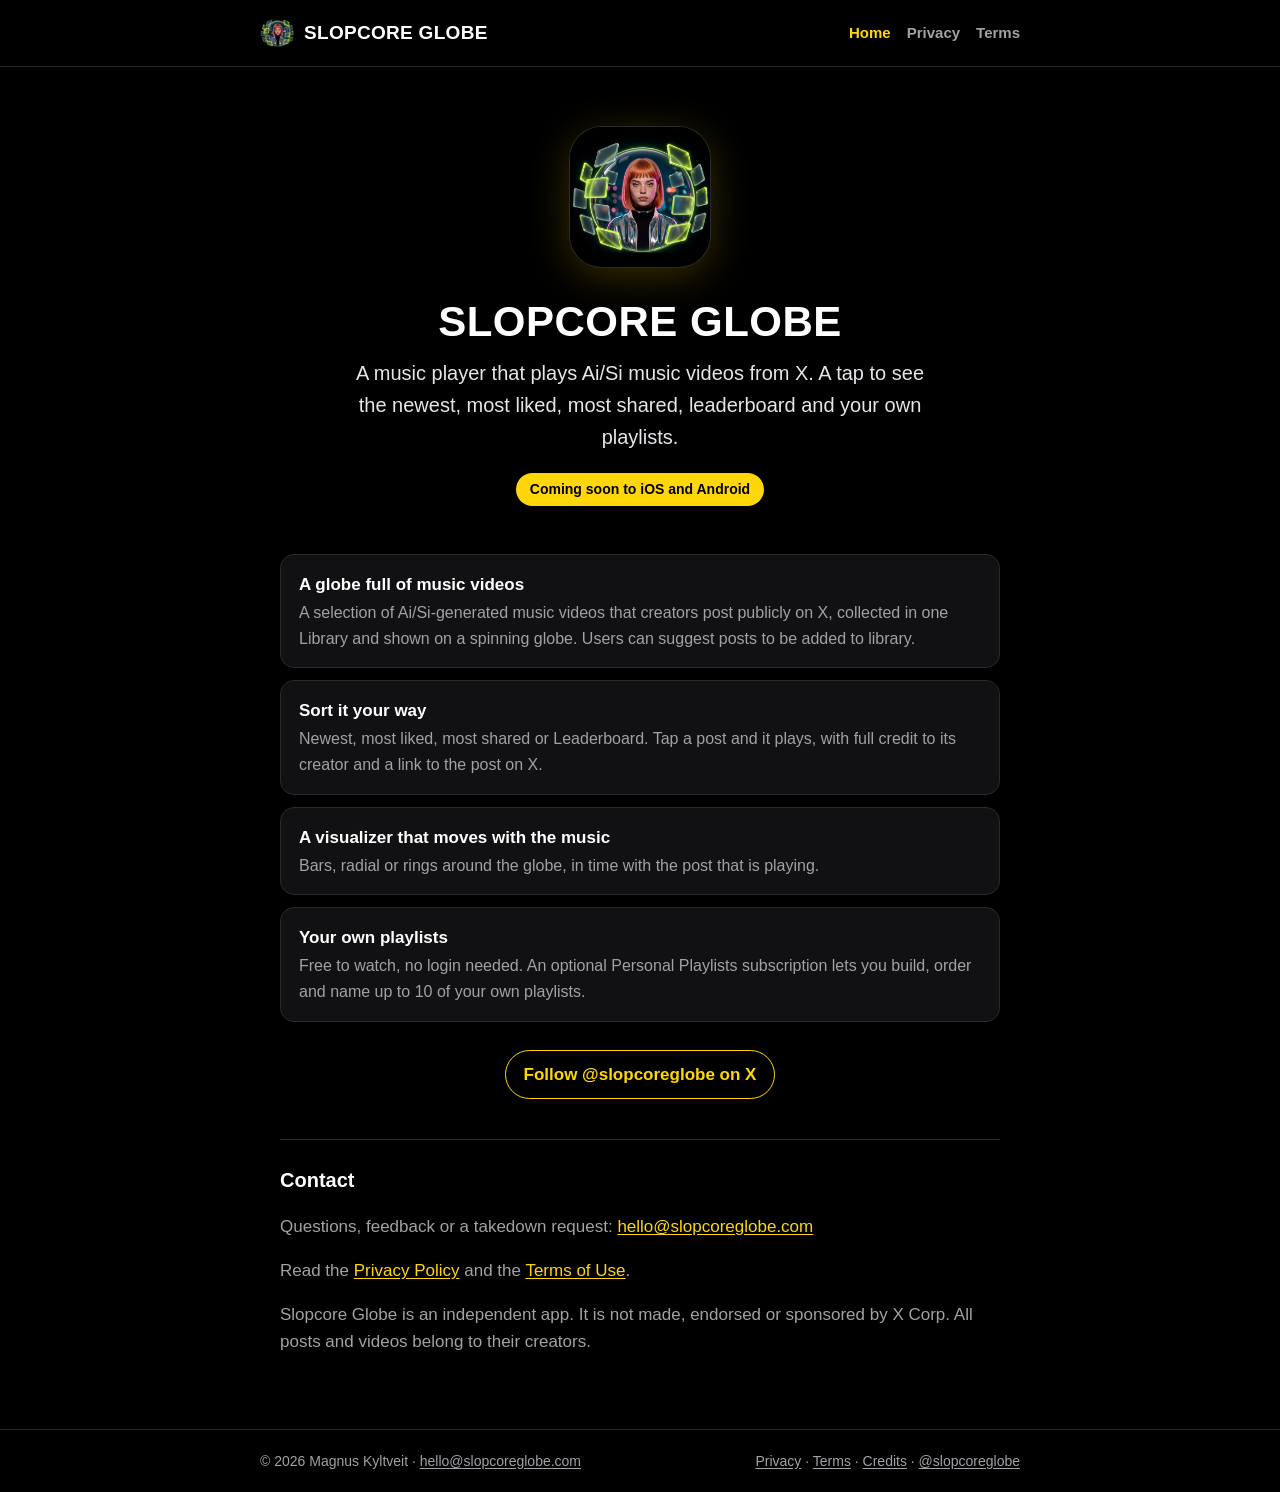
<file: index.html>
<!DOCTYPE html>
<html lang="en">
<head>
<meta charset="utf-8">
<meta name="viewport" content="width=device-width, initial-scale=1">
<title>Slopcore Globe – AI music videos from X on a globe</title>
<meta name="description" content="Slopcore Globe is a music player that plays AI music videos from X. Coming soon to iOS and Android.">
<link rel="canonical" href="https://slopcoreglobe.com/">
<meta name="theme-color" content="#000000">
<meta name="color-scheme" content="dark">
<link rel="icon" href="/favicon.ico" sizes="any">
<link rel="icon" type="image/png" sizes="32x32" href="/favicon-32.png">
<link rel="apple-touch-icon" href="/apple-touch-icon.png">
<link rel="stylesheet" href="/site.css">
</head>
<body>
<header class="site-header"><div class="wrap"><a class="brand" href="/" aria-label="Slopcore Globe home"><img src="/apple-touch-icon.png" alt="" width="34" height="34"><span>Slopcore Globe</span></a><nav class="site-nav" aria-label="Main"><a href="/" aria-current="page">Home</a><a href="/privacy/">Privacy</a><a href="/terms/">Terms</a></nav></div></header>
<main class="wrap">
<section class="hero">
<img src="/icon.png" alt="Slopcore Globe app icon" width="140" height="140">
<h1>Slopcore Globe</h1>
<p class="tagline">A music player that plays Ai/Si music videos from X. A tap to see the newest, most liked, most shared, leaderboard and your own playlists.</p>
<span class="pill">Coming soon to iOS and Android</span>
</section>
<ul class="points">
<li><strong>A globe full of music videos</strong><p>A selection of Ai/Si-generated music videos that creators post publicly on X, collected in one Library and shown on a spinning globe. Users can suggest posts to be added to library.</p></li>
<li><strong>Sort it your way</strong><p>Newest, most liked, most shared or Leaderboard. Tap a post and it plays, with full credit to its creator and a link to the post on X.</p></li>
<li><strong>A visualizer that moves with the music</strong><p>Bars, radial or rings around the globe, in time with the post that is playing.</p></li>
<li><strong>Your own playlists</strong><p>Free to watch, no login needed. An optional Personal Playlists subscription lets you build, order and name up to 10 of your own playlists.</p></li>
</ul>
<p class="cta"><a class="button" rel="noopener" href="https://x.com/slopcoreglobe">Follow @slopcoreglobe on X</a></p>
<section class="contact">
<h2>Contact</h2>
<p>Questions, feedback or a takedown request: <a href="mailto:hello@slopcoreglobe.com">hello@slopcoreglobe.com</a></p>
<p>Read the <a href="/privacy/">Privacy Policy</a> and the <a href="/terms/">Terms of Use</a>.</p>
<p>Slopcore Globe is an independent app. It is not made, endorsed or sponsored by X Corp. All posts and videos belong to their creators.</p>
</section>
</main>
<footer class="site-footer"><div class="wrap"><span>© 2026 Magnus Kyltveit · <a href="mailto:hello@slopcoreglobe.com">hello@slopcoreglobe.com</a></span><span><a href="/privacy/">Privacy</a> · <a href="/terms/">Terms</a> · <a href="/credits/">Credits</a> · <a rel="noopener" href="https://x.com/slopcoreglobe">@slopcoreglobe</a></span></div></footer>
</body>
</html>
</file>
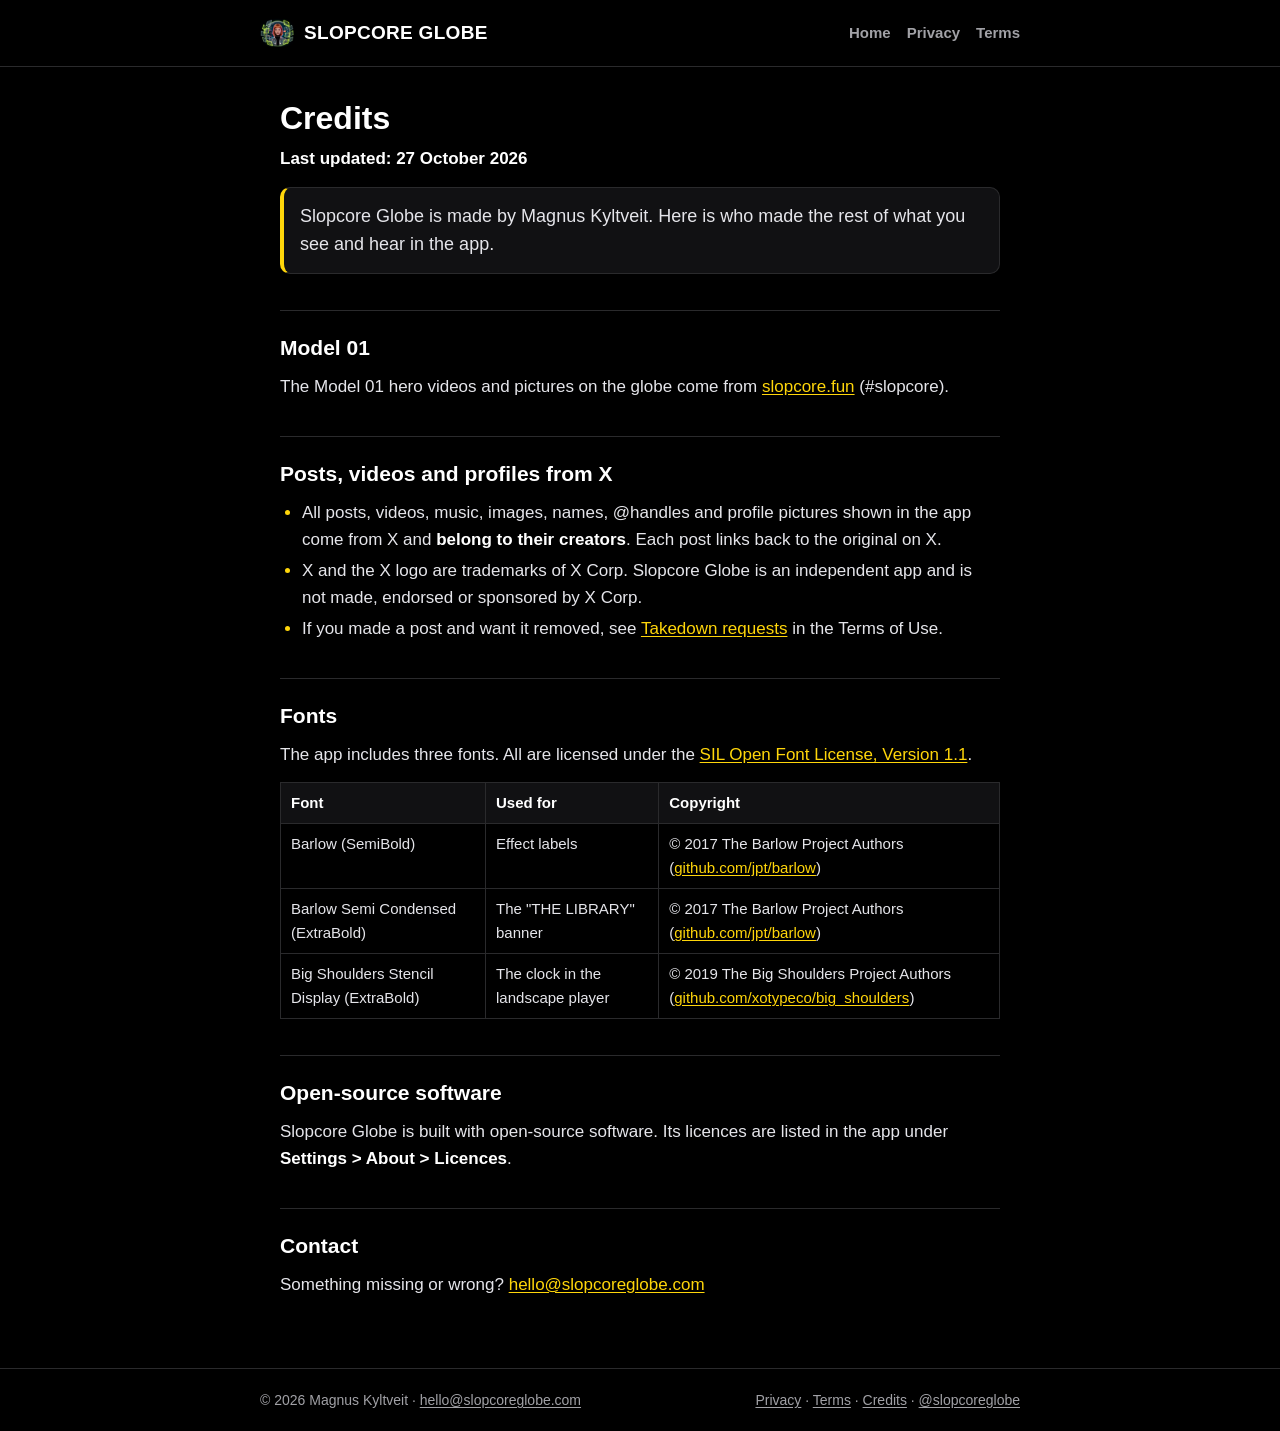
<file: credits/index.html>
<!DOCTYPE html>
<html lang="en">
<head>
<meta charset="utf-8">
<meta name="viewport" content="width=device-width, initial-scale=1">
<title>Credits – Slopcore Globe</title>
<meta name="description" content="Credits for Slopcore Globe: Model 01 from slopcore.fun, posts from X and their creators, fonts and open-source licences.">
<link rel="canonical" href="https://slopcoreglobe.com/credits/">
<meta name="theme-color" content="#000000">
<meta name="color-scheme" content="dark">
<link rel="icon" href="/favicon.ico" sizes="any">
<link rel="icon" type="image/png" sizes="32x32" href="/favicon-32.png">
<link rel="apple-touch-icon" href="/apple-touch-icon.png">
<link rel="stylesheet" href="/site.css">
</head>
<body>
<header class="site-header"><div class="wrap"><a class="brand" href="/" aria-label="Slopcore Globe home"><img src="/apple-touch-icon.png" alt="" width="34" height="34"><span>Slopcore Globe</span></a><nav class="site-nav" aria-label="Main"><a href="/">Home</a><a href="/privacy/">Privacy</a><a href="/terms/">Terms</a></nav></div></header>
<main class="wrap prose">
<h1>Credits</h1>
<p class="meta"><strong>Last updated: 27 October 2026</strong></p>
<p class="lead">Slopcore Globe is made by Magnus Kyltveit. Here is who made the rest of what you see and hear in the app.</p>

<h2 id="model-01">Model 01</h2>
<p>The Model 01 hero videos and pictures on the globe come from <a rel="noopener" href="https://slopcore.fun">slopcore.fun</a> (#slopcore).</p>

<h2 id="x">Posts, videos and profiles from X</h2>
<ul>
<li>All posts, videos, music, images, names, @handles and profile pictures shown in the app come from X and <strong>belong to their creators</strong>. Each post links back to the original on X.</li>
<li>X and the X logo are trademarks of X Corp. Slopcore Globe is an independent app and is not made, endorsed or sponsored by X Corp.</li>
<li>If you made a post and want it removed, see <a href="/terms/#takedown">Takedown requests</a> in the Terms of Use.</li>
</ul>

<h2 id="fonts">Fonts</h2>
<p>The app includes three fonts. All are licensed under the <a rel="noopener" href="https://scripts.sil.org/OFL">SIL Open Font License, Version 1.1</a>.</p>
<table>
<tr><th>Font</th><th>Used for</th><th>Copyright</th></tr>
<tr><td>Barlow (SemiBold)</td><td>Effect labels</td><td>© 2017 The Barlow Project Authors (<a rel="noopener" href="https://github.com/jpt/barlow">github.com/jpt/barlow</a>)</td></tr>
<tr><td>Barlow Semi Condensed (ExtraBold)</td><td>The "THE LIBRARY" banner</td><td>© 2017 The Barlow Project Authors (<a rel="noopener" href="https://github.com/jpt/barlow">github.com/jpt/barlow</a>)</td></tr>
<tr><td>Big Shoulders Stencil Display (ExtraBold)</td><td>The clock in the landscape player</td><td>© 2019 The Big Shoulders Project Authors (<a rel="noopener" href="https://github.com/xotypeco/big_shoulders">github.com/xotypeco/big_shoulders</a>)</td></tr>
</table>

<h2 id="open-source">Open-source software</h2>
<p>Slopcore Globe is built with open-source software. Its licences are listed in the app under <strong>Settings &gt; About &gt; Licences</strong>.</p>

<h2>Contact</h2>
<p>Something missing or wrong? <a href="mailto:hello@slopcoreglobe.com">hello@slopcoreglobe.com</a></p>
</main>
<footer class="site-footer"><div class="wrap"><span>© 2026 Magnus Kyltveit · <a href="mailto:hello@slopcoreglobe.com">hello@slopcoreglobe.com</a></span><span><a href="/privacy/">Privacy</a> · <a href="/terms/">Terms</a> · <a href="/credits/">Credits</a> · <a rel="noopener" href="https://x.com/slopcoreglobe">@slopcoreglobe</a></span></div></footer>
</body>
</html>
</file>
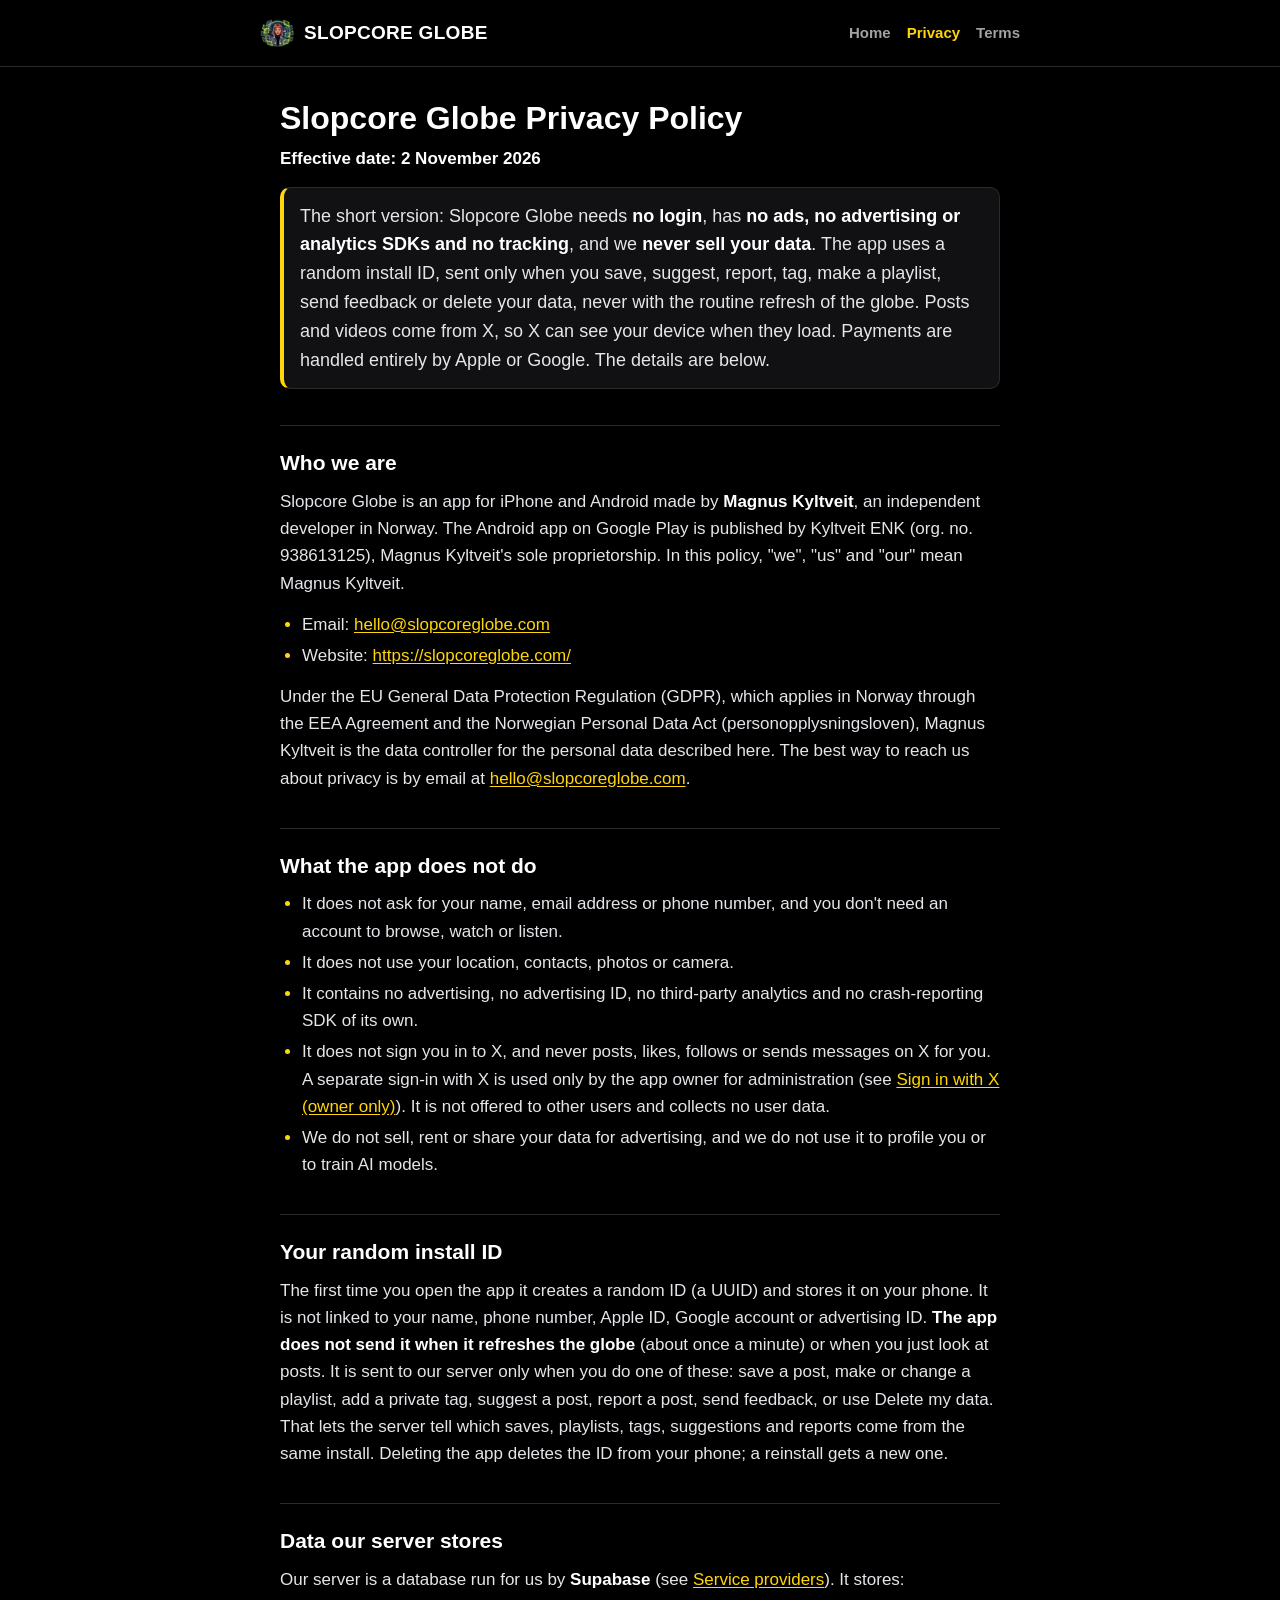
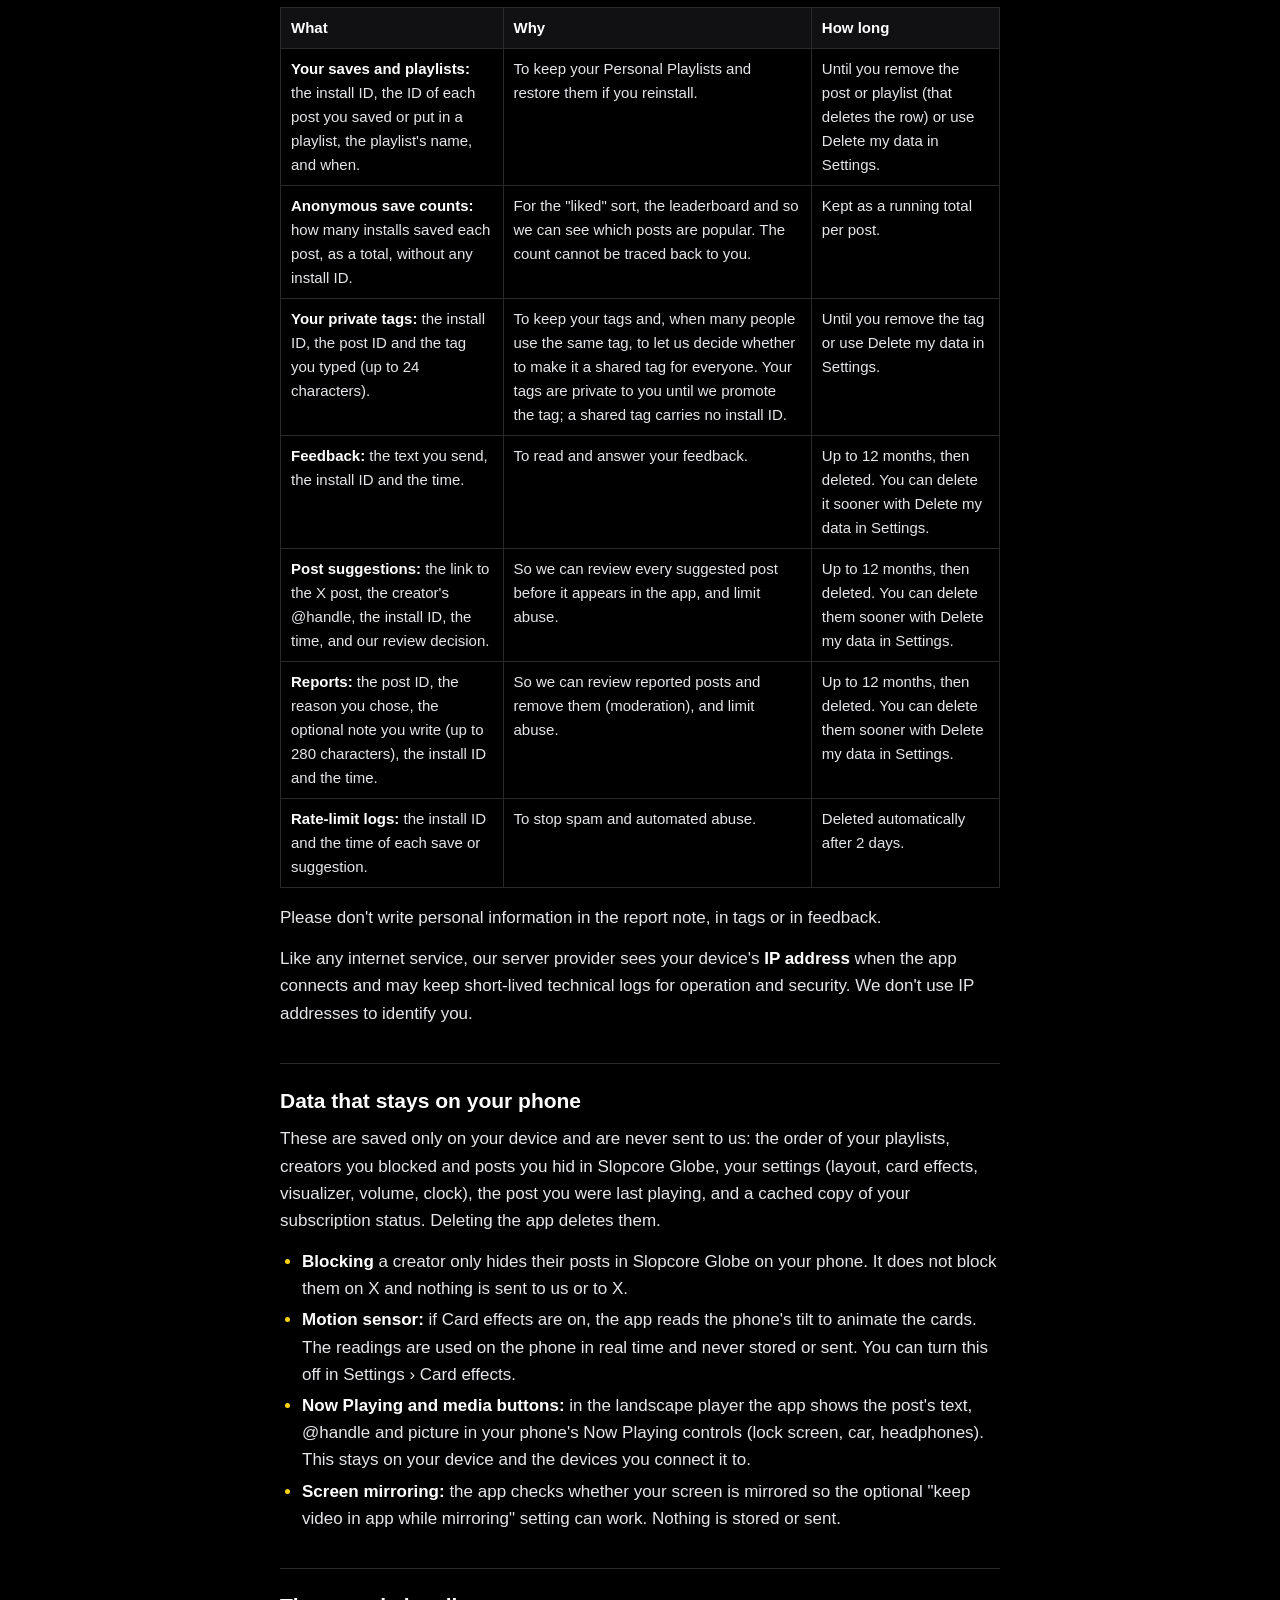
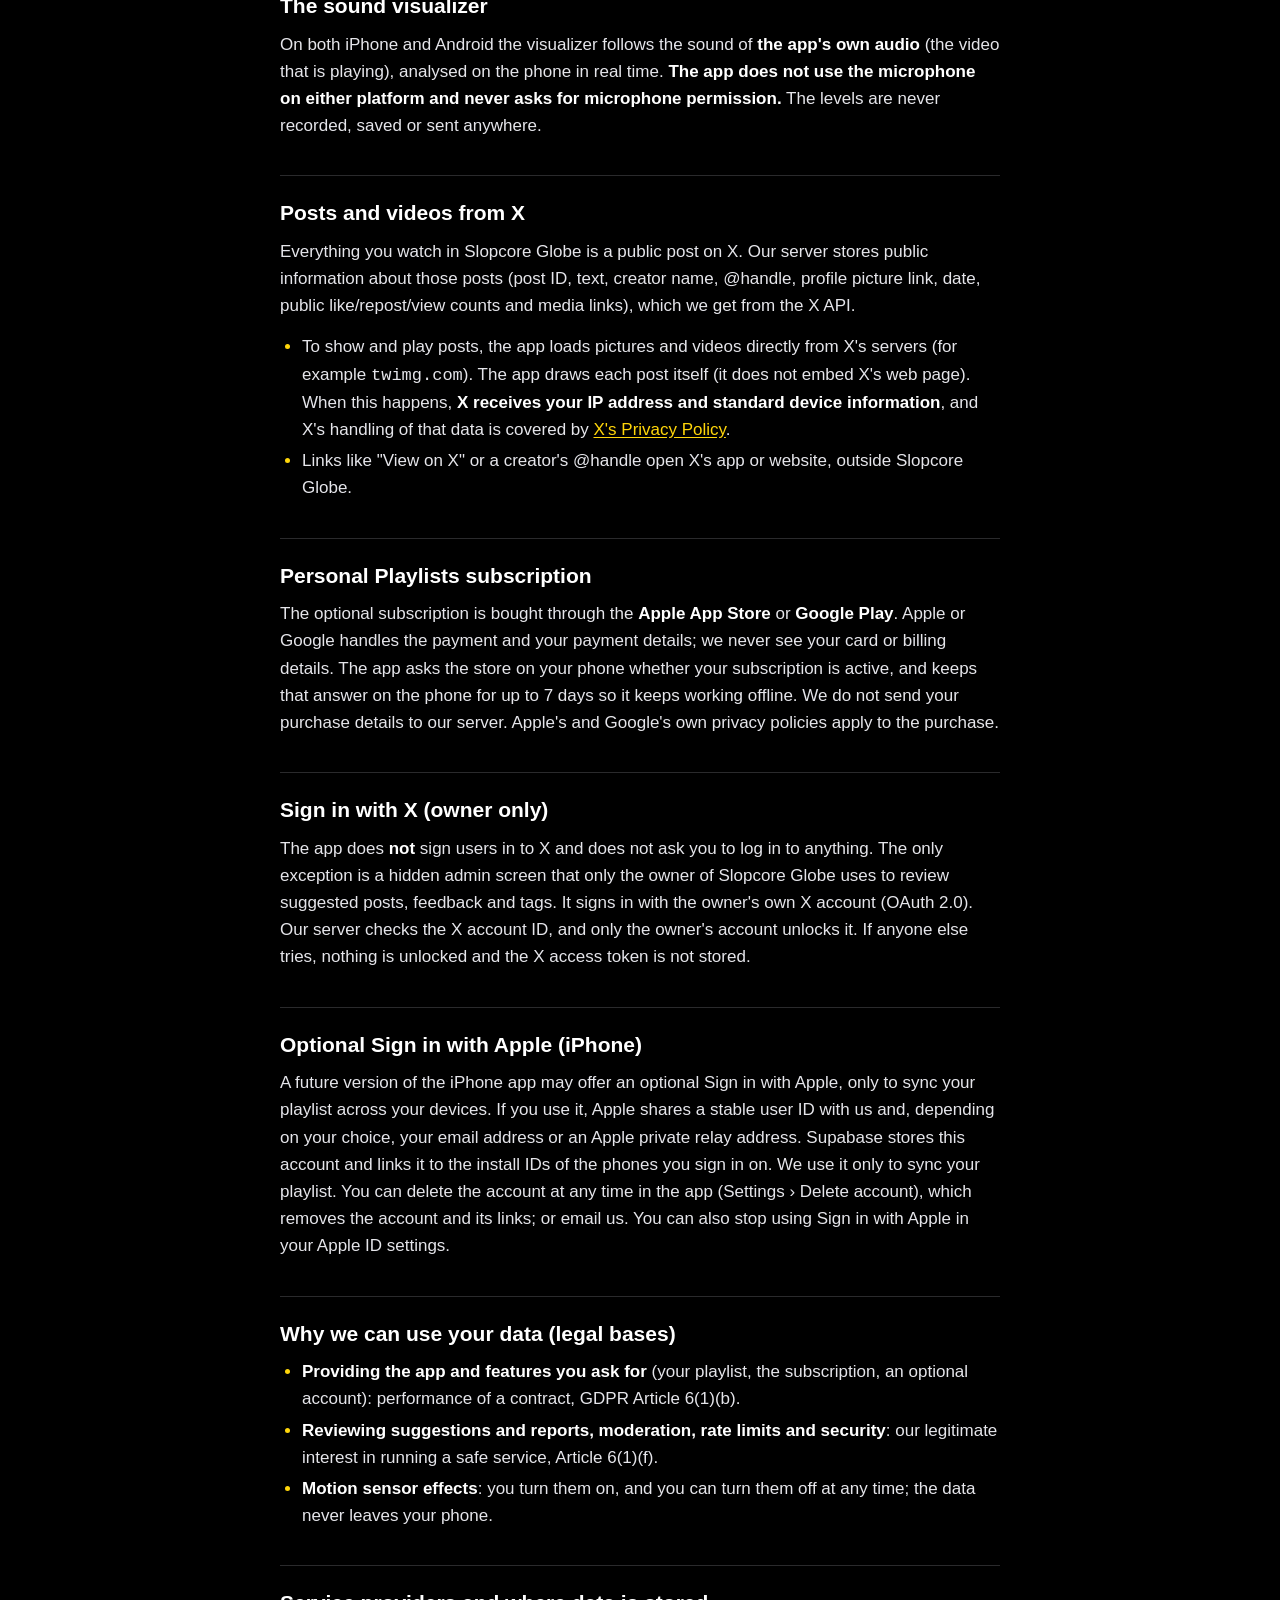
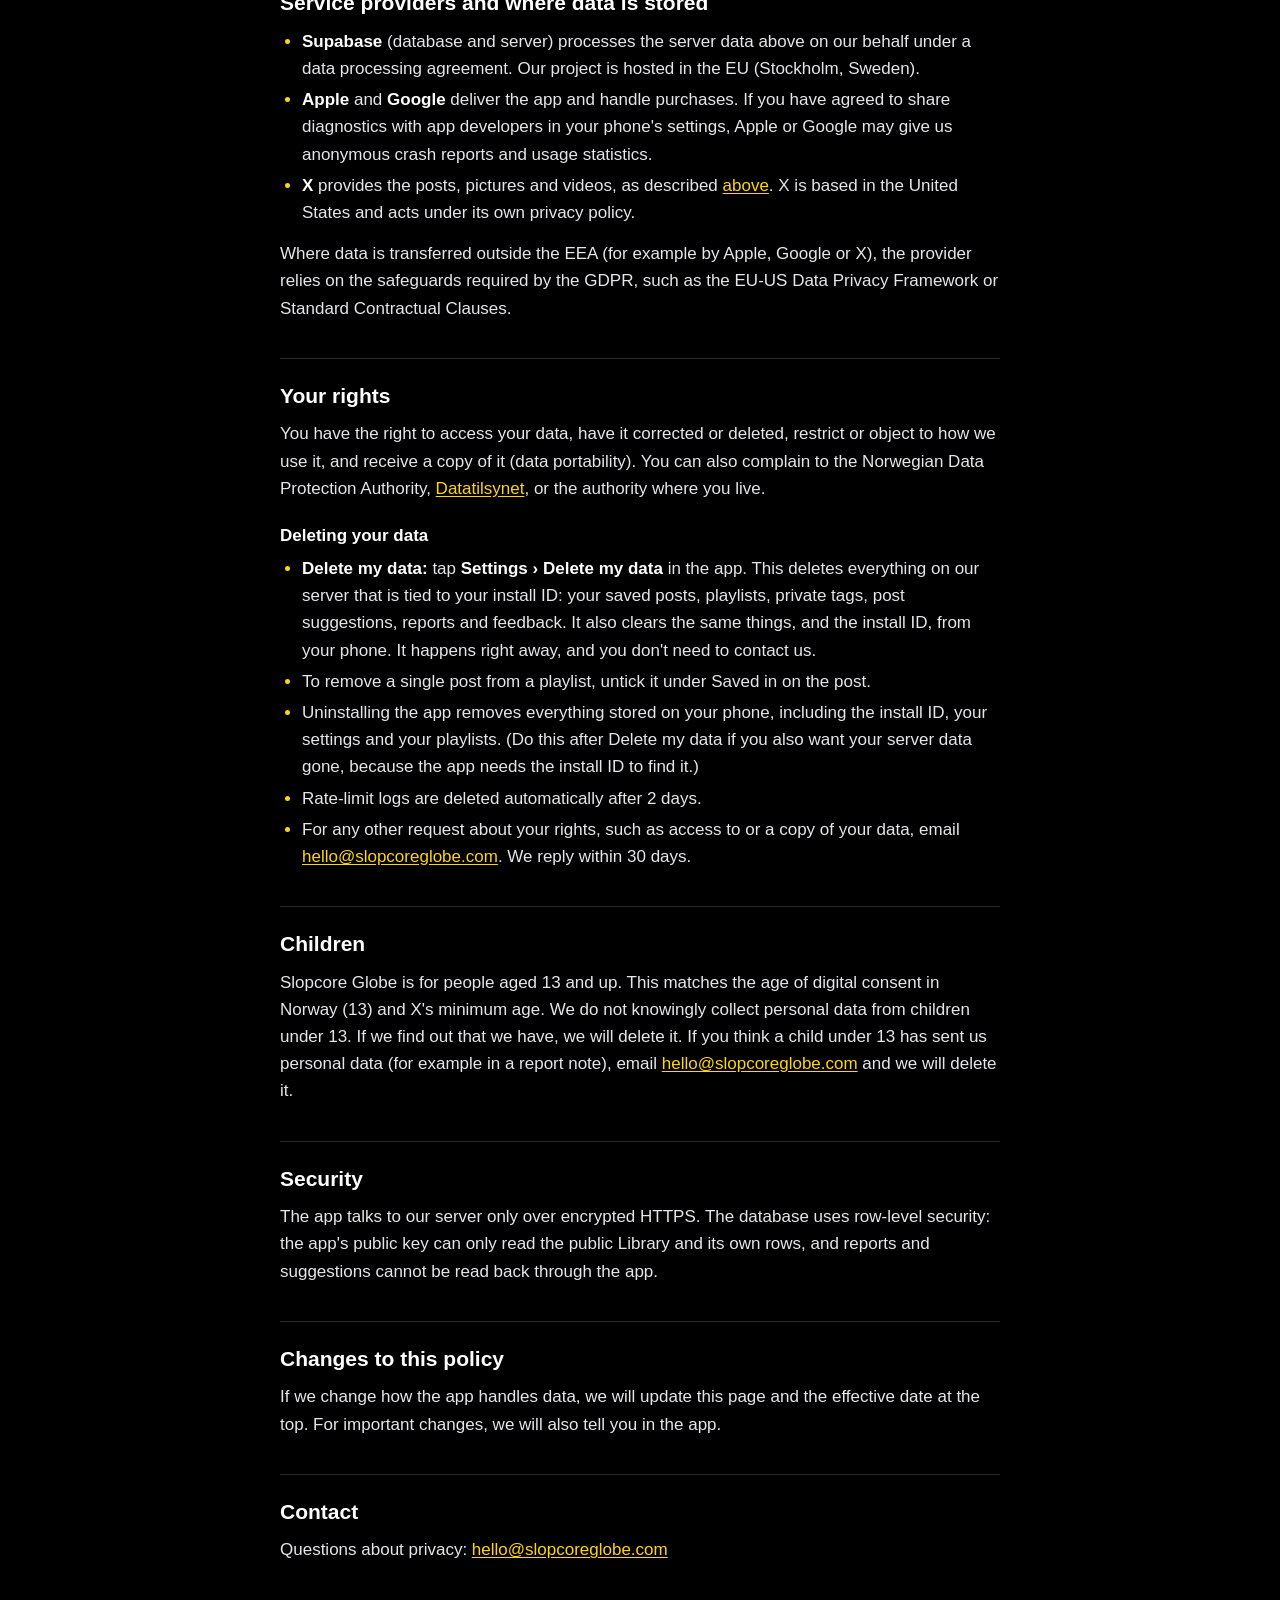
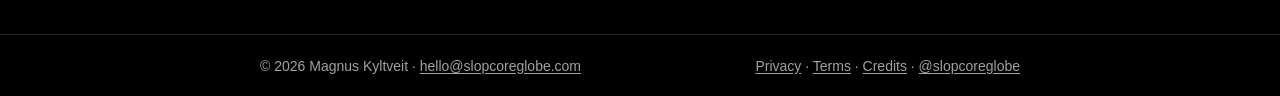
<file: privacy/index.html>
<!DOCTYPE html>
<html lang="en">
<head>
<meta charset="utf-8">
<meta name="viewport" content="width=device-width, initial-scale=1">
<title>Privacy Policy – Slopcore Globe</title>
<meta name="description" content="How the Slopcore Globe app handles your information: no login, no ads, no tracking, a random install ID for your playlist.">
<link rel="canonical" href="https://slopcoreglobe.com/privacy/">
<meta name="theme-color" content="#000000">
<meta name="color-scheme" content="dark">
<link rel="icon" href="/favicon.ico" sizes="any">
<link rel="icon" type="image/png" sizes="32x32" href="/favicon-32.png">
<link rel="apple-touch-icon" href="/apple-touch-icon.png">
<link rel="stylesheet" href="/site.css">
</head>
<body>
<header class="site-header"><div class="wrap"><a class="brand" href="/" aria-label="Slopcore Globe home"><img src="/apple-touch-icon.png" alt="" width="34" height="34"><span>Slopcore Globe</span></a><nav class="site-nav" aria-label="Main"><a href="/">Home</a><a href="/privacy/" aria-current="page">Privacy</a><a href="/terms/">Terms</a></nav></div></header>
<main class="wrap prose">
<h1>Slopcore Globe Privacy Policy</h1>
<p class="meta"><strong>Effective date: 2 November 2026</strong></p>
<p class="lead">The short version: Slopcore Globe needs <strong>no login</strong>, has <strong>no ads, no advertising or analytics SDKs and no tracking</strong>, and we <strong>never sell your data</strong>. The app uses a random install ID, sent only when you save, suggest, report, tag, make a playlist, send feedback or delete your data, never with the routine refresh of the globe. Posts and videos come from X, so X can see your device when they load. Payments are handled entirely by Apple or Google. The details are below.</p>

<h2>Who we are</h2>
<p>Slopcore Globe is an app for iPhone and Android made by <strong>Magnus Kyltveit</strong>, an independent developer in Norway. The Android app on Google Play is published by Kyltveit ENK (org. no. 938613125), Magnus Kyltveit's sole proprietorship. In this policy, "we", "us" and "our" mean Magnus Kyltveit.</p>
<ul>
<li>Email: <a href="mailto:hello@slopcoreglobe.com">hello@slopcoreglobe.com</a></li>
<li>Website: <a href="https://slopcoreglobe.com/">https://slopcoreglobe.com/</a></li>
</ul>
<p>Under the EU General Data Protection Regulation (GDPR), which applies in Norway through the EEA Agreement and the Norwegian Personal Data Act (personopplysningsloven), Magnus Kyltveit is the data controller for the personal data described here. The best way to reach us about privacy is by email at <a href="mailto:hello@slopcoreglobe.com">hello@slopcoreglobe.com</a>.</p>

<h2>What the app does not do</h2>
<ul>
<li>It does not ask for your name, email address or phone number, and you don't need an account to browse, watch or listen.</li>
<li>It does not use your location, contacts, photos or camera.</li>
<li>It contains no advertising, no advertising ID, no third-party analytics and no crash-reporting SDK of its own.</li>
<li>It does not sign you in to X, and never posts, likes, follows or sends messages on X for you. A separate sign-in with X is used only by the app owner for administration (see <a href="#admin">Sign in with X (owner only)</a>). It is not offered to other users and collects no user data.</li>
<li>We do not sell, rent or share your data for advertising, and we do not use it to profile you or to train AI models.</li>
</ul>

<h2 id="install-id">Your random install ID</h2>
<p>The first time you open the app it creates a random ID (a UUID) and stores it on your phone. It is not linked to your name, phone number, Apple ID, Google account or advertising ID. <strong>The app does not send it when it refreshes the globe</strong> (about once a minute) or when you just look at posts. It is sent to our server only when you do one of these: save a post, make or change a playlist, add a private tag, suggest a post, report a post, send feedback, or use Delete my data. That lets the server tell which saves, playlists, tags, suggestions and reports come from the same install. Deleting the app deletes the ID from your phone; a reinstall gets a new one.</p>

<h2>Data our server stores</h2>
<p>Our server is a database run for us by <strong>Supabase</strong> (see <a href="#processors">Service providers</a>). It stores:</p>
<table>
<tr><th>What</th><th>Why</th><th>How long</th></tr>
<tr><td><strong>Your saves and playlists:</strong> the install ID, the ID of each post you saved or put in a playlist, the playlist's name, and when.</td><td>To keep your Personal Playlists and restore them if you reinstall.</td><td>Until you remove the post or playlist (that deletes the row) or use Delete my data in Settings.</td></tr>
<tr><td><strong>Anonymous save counts:</strong> how many installs saved each post, as a total, without any install ID.</td><td>For the "liked" sort, the leaderboard and so we can see which posts are popular. The count cannot be traced back to you.</td><td>Kept as a running total per post.</td></tr>
<tr><td><strong>Your private tags:</strong> the install ID, the post ID and the tag you typed (up to 24 characters).</td><td>To keep your tags and, when many people use the same tag, to let us decide whether to make it a shared tag for everyone. Your tags are private to you until we promote the tag; a shared tag carries no install ID.</td><td>Until you remove the tag or use Delete my data in Settings.</td></tr>
<tr><td><strong>Feedback:</strong> the text you send, the install ID and the time.</td><td>To read and answer your feedback.</td><td>Up to 12 months, then deleted. You can delete it sooner with Delete my data in Settings.</td></tr>
<tr><td><strong>Post suggestions:</strong> the link to the X post, the creator's @handle, the install ID, the time, and our review decision.</td><td>So we can review every suggested post before it appears in the app, and limit abuse.</td><td>Up to 12 months, then deleted. You can delete them sooner with Delete my data in Settings.</td></tr>
<tr><td><strong>Reports:</strong> the post ID, the reason you chose, the optional note you write (up to 280 characters), the install ID and the time.</td><td>So we can review reported posts and remove them (moderation), and limit abuse.</td><td>Up to 12 months, then deleted. You can delete them sooner with Delete my data in Settings.</td></tr>
<tr><td><strong>Rate-limit logs:</strong> the install ID and the time of each save or suggestion.</td><td>To stop spam and automated abuse.</td><td>Deleted automatically after 2 days.</td></tr>
</table>
<p>Please don't write personal information in the report note, in tags or in feedback.</p>
<p>Like any internet service, our server provider sees your device's <strong>IP address</strong> when the app connects and may keep short-lived technical logs for operation and security. We don't use IP addresses to identify you.</p>

<h2>Data that stays on your phone</h2>
<p>These are saved only on your device and are never sent to us: the order of your playlists, creators you blocked and posts you hid in Slopcore Globe, your settings (layout, card effects, visualizer, volume, clock), the post you were last playing, and a cached copy of your subscription status. Deleting the app deletes them.</p>
<ul>
<li><strong>Blocking</strong> a creator only hides their posts in Slopcore Globe on your phone. It does not block them on X and nothing is sent to us or to X.</li>
<li><strong>Motion sensor:</strong> if Card effects are on, the app reads the phone's tilt to animate the cards. The readings are used on the phone in real time and never stored or sent. You can turn this off in Settings › Card effects.</li>
<li><strong>Now Playing and media buttons:</strong> in the landscape player the app shows the post's text, @handle and picture in your phone's Now Playing controls (lock screen, car, headphones). This stays on your device and the devices you connect it to.</li>
<li><strong>Screen mirroring:</strong> the app checks whether your screen is mirrored so the optional "keep video in app while mirroring" setting can work. Nothing is stored or sent.</li>
</ul>

<h2 id="visualizer">The sound visualizer</h2>
<p>On both iPhone and Android the visualizer follows the sound of <strong>the app's own audio</strong> (the video that is playing), analysed on the phone in real time. <strong>The app does not use the microphone on either platform and never asks for microphone permission.</strong> The levels are never recorded, saved or sent anywhere.</p>

<h2 id="x">Posts and videos from X</h2>
<p>Everything you watch in Slopcore Globe is a public post on X. Our server stores public information about those posts (post ID, text, creator name, @handle, profile picture link, date, public like/repost/view counts and media links), which we get from the X API.</p>
<ul>
<li>To show and play posts, the app loads pictures and videos directly from X's servers (for example <code>twimg.com</code>). The app draws each post itself (it does not embed X's web page). When this happens, <strong>X receives your IP address and standard device information</strong>, and X's handling of that data is covered by <a rel="noopener" href="https://x.com/en/privacy">X's Privacy Policy</a>.</li>
<li>Links like "View on X" or a creator's @handle open X's app or website, outside Slopcore Globe.</li>
</ul>

<h2 id="subscription">Personal Playlists subscription</h2>
<p>The optional subscription is bought through the <strong>Apple App Store</strong> or <strong>Google Play</strong>. Apple or Google handles the payment and your payment details; we never see your card or billing details. The app asks the store on your phone whether your subscription is active, and keeps that answer on the phone for up to 7 days so it keeps working offline. We do not send your purchase details to our server. Apple's and Google's own privacy policies apply to the purchase.</p>

<h2 id="admin">Sign in with X (owner only)</h2>
<p>The app does <strong>not</strong> sign users in to X and does not ask you to log in to anything. The only exception is a hidden admin screen that only the owner of Slopcore Globe uses to review suggested posts, feedback and tags. It signs in with the owner's own X account (OAuth 2.0). Our server checks the X account ID, and only the owner's account unlocks it. If anyone else tries, nothing is unlocked and the X access token is not stored.</p>

<h2 id="account">Optional Sign in with Apple (iPhone)</h2>
<p>A future version of the iPhone app may offer an optional Sign in with Apple, only to sync your playlist across your devices. If you use it, Apple shares a stable user ID with us and, depending on your choice, your email address or an Apple private relay address. Supabase stores this account and links it to the install IDs of the phones you sign in on. We use it only to sync your playlist. You can delete the account at any time in the app (Settings › Delete account), which removes the account and its links; or email us. You can also stop using Sign in with Apple in your Apple ID settings.</p>

<h2>Why we can use your data (legal bases)</h2>
<ul>
<li><strong>Providing the app and features you ask for</strong> (your playlist, the subscription, an optional account): performance of a contract, GDPR Article 6(1)(b).</li>
<li><strong>Reviewing suggestions and reports, moderation, rate limits and security</strong>: our legitimate interest in running a safe service, Article 6(1)(f).</li>
<li><strong>Motion sensor effects</strong>: you turn them on, and you can turn them off at any time; the data never leaves your phone.</li>
</ul>

<h2 id="processors">Service providers and where data is stored</h2>
<ul>
<li><strong>Supabase</strong> (database and server) processes the server data above on our behalf under a data processing agreement. Our project is hosted in the EU (Stockholm, Sweden).</li>
<li><strong>Apple</strong> and <strong>Google</strong> deliver the app and handle purchases. If you have agreed to share diagnostics with app developers in your phone's settings, Apple or Google may give us anonymous crash reports and usage statistics.</li>
<li><strong>X</strong> provides the posts, pictures and videos, as described <a href="#x">above</a>. X is based in the United States and acts under its own privacy policy.</li>
</ul>
<p>Where data is transferred outside the EEA (for example by Apple, Google or X), the provider relies on the safeguards required by the GDPR, such as the EU-US Data Privacy Framework or Standard Contractual Clauses.</p>

<h2 id="rights">Your rights</h2>
<p>You have the right to access your data, have it corrected or deleted, restrict or object to how we use it, and receive a copy of it (data portability). You can also complain to the Norwegian Data Protection Authority, <a rel="noopener" href="https://www.datatilsynet.no/">Datatilsynet</a>, or the authority where you live.</p>
<h3 id="delete">Deleting your data</h3>
<ul>
<li><strong>Delete my data:</strong> tap <strong>Settings › Delete my data</strong> in the app. This deletes everything on our server that is tied to your install ID: your saved posts, playlists, private tags, post suggestions, reports and feedback. It also clears the same things, and the install ID, from your phone. It happens right away, and you don't need to contact us.</li>
<li>To remove a single post from a playlist, untick it under Saved in on the post.</li>
<li>Uninstalling the app removes everything stored on your phone, including the install ID, your settings and your playlists. (Do this after Delete my data if you also want your server data gone, because the app needs the install ID to find it.)</li>
<li>Rate-limit logs are deleted automatically after 2 days.</li>
<li>For any other request about your rights, such as access to or a copy of your data, email <a href="mailto:hello@slopcoreglobe.com?subject=Slopcore%20Globe%20privacy%20request">hello@slopcoreglobe.com</a>. We reply within 30 days.</li>
</ul>

<h2>Children</h2>
<p>Slopcore Globe is for people aged 13 and up. This matches the age of digital consent in Norway (13) and X's minimum age. We do not knowingly collect personal data from children under 13. If we find out that we have, we will delete it. If you think a child under 13 has sent us personal data (for example in a report note), email <a href="mailto:hello@slopcoreglobe.com">hello@slopcoreglobe.com</a> and we will delete it.</p>

<h2>Security</h2>
<p>The app talks to our server only over encrypted HTTPS. The database uses row-level security: the app's public key can only read the public Library and its own rows, and reports and suggestions cannot be read back through the app.</p>

<h2>Changes to this policy</h2>
<p>If we change how the app handles data, we will update this page and the effective date at the top. For important changes, we will also tell you in the app.</p>

<h2>Contact</h2>
<p>Questions about privacy: <a href="mailto:hello@slopcoreglobe.com">hello@slopcoreglobe.com</a></p>
</main>
<footer class="site-footer"><div class="wrap"><span>© 2026 Magnus Kyltveit · <a href="mailto:hello@slopcoreglobe.com">hello@slopcoreglobe.com</a></span><span><a href="/privacy/">Privacy</a> · <a href="/terms/">Terms</a> · <a href="/credits/">Credits</a> · <a rel="noopener" href="https://x.com/slopcoreglobe">@slopcoreglobe</a></span></div></footer>
</body>
</html>
</file>
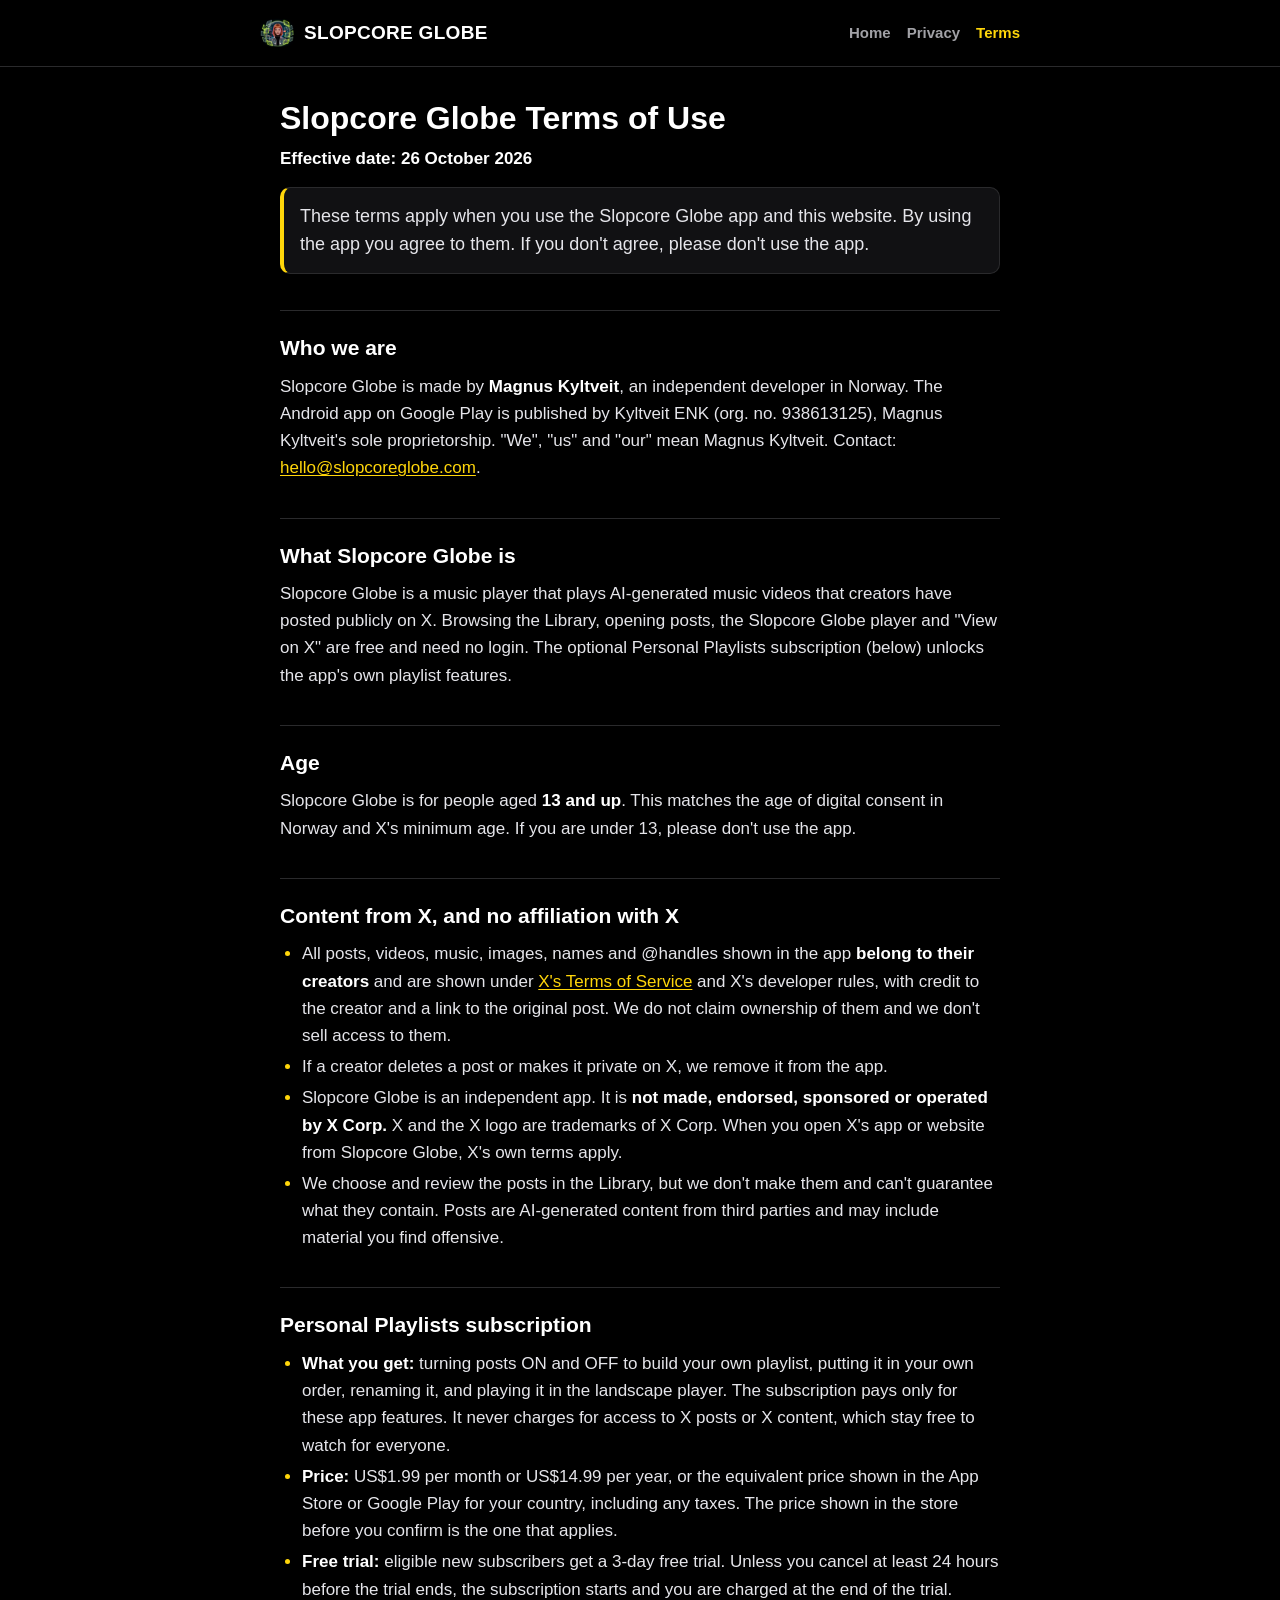
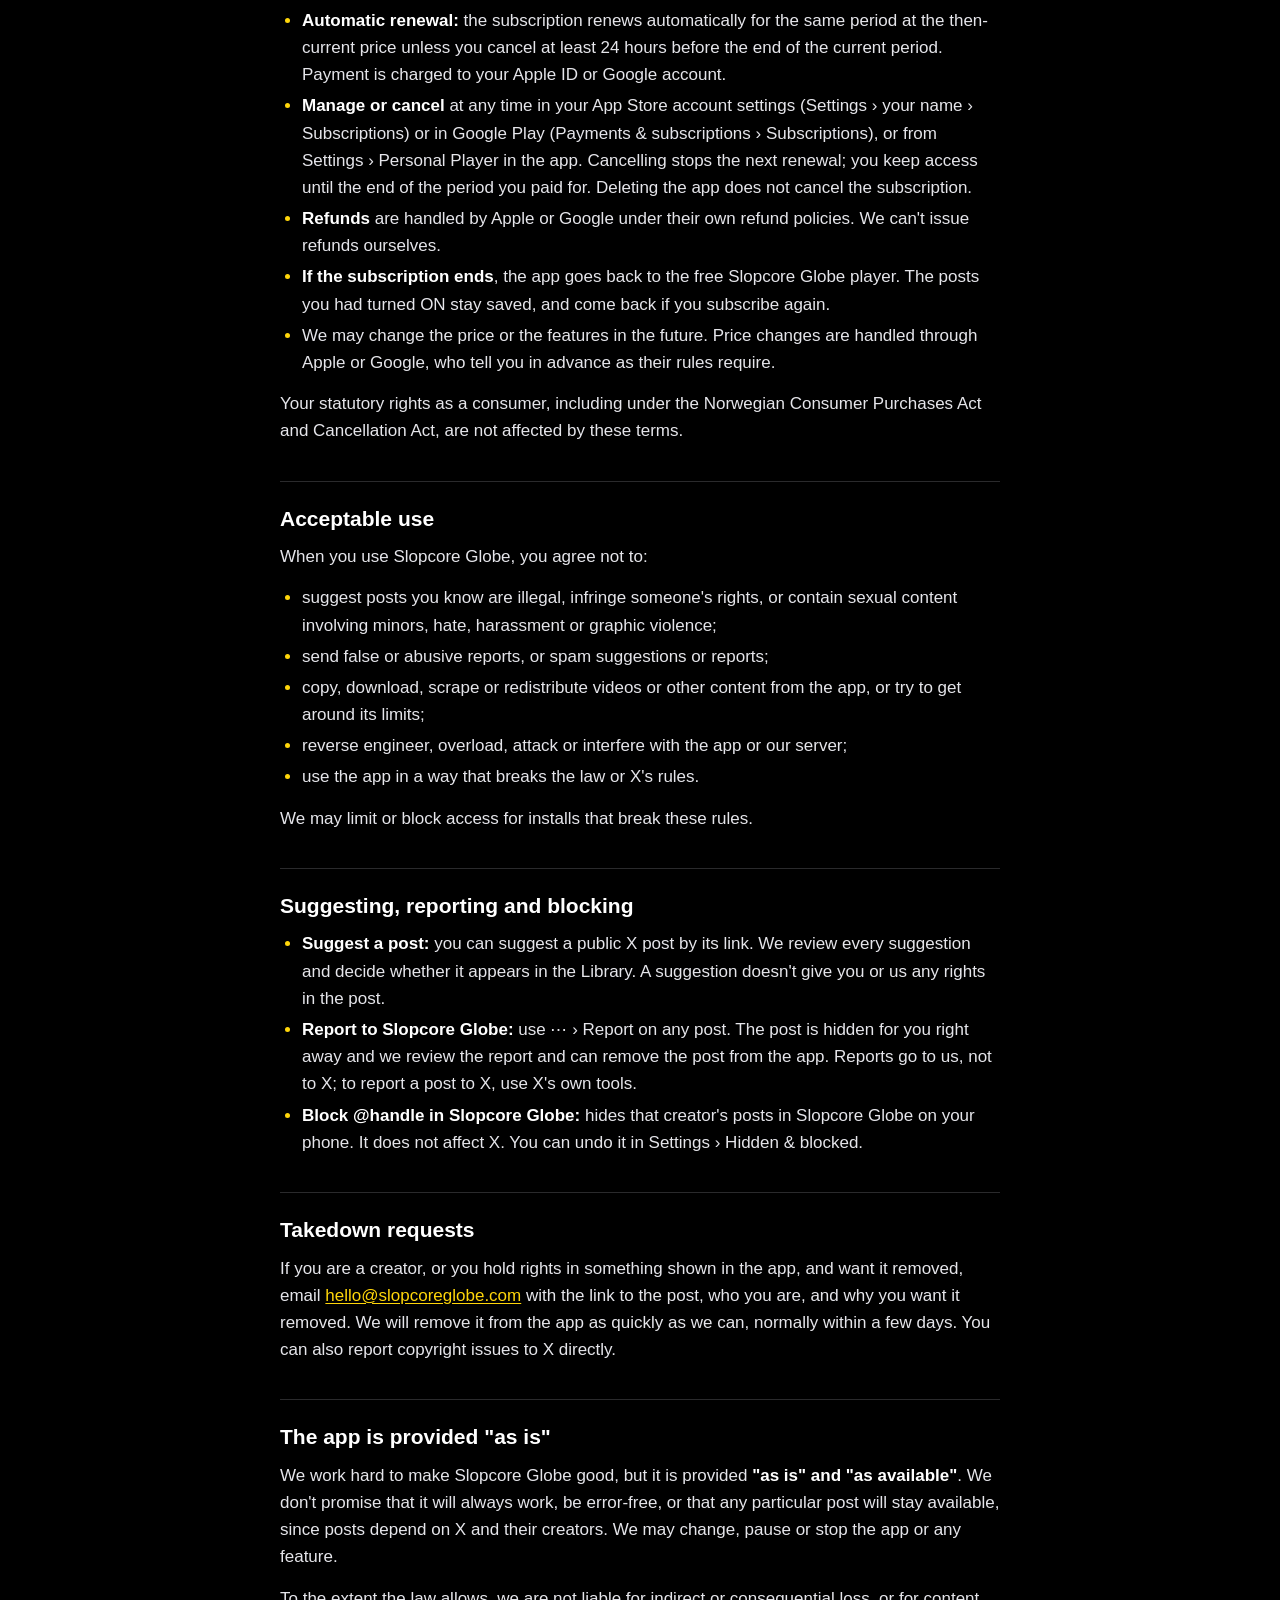
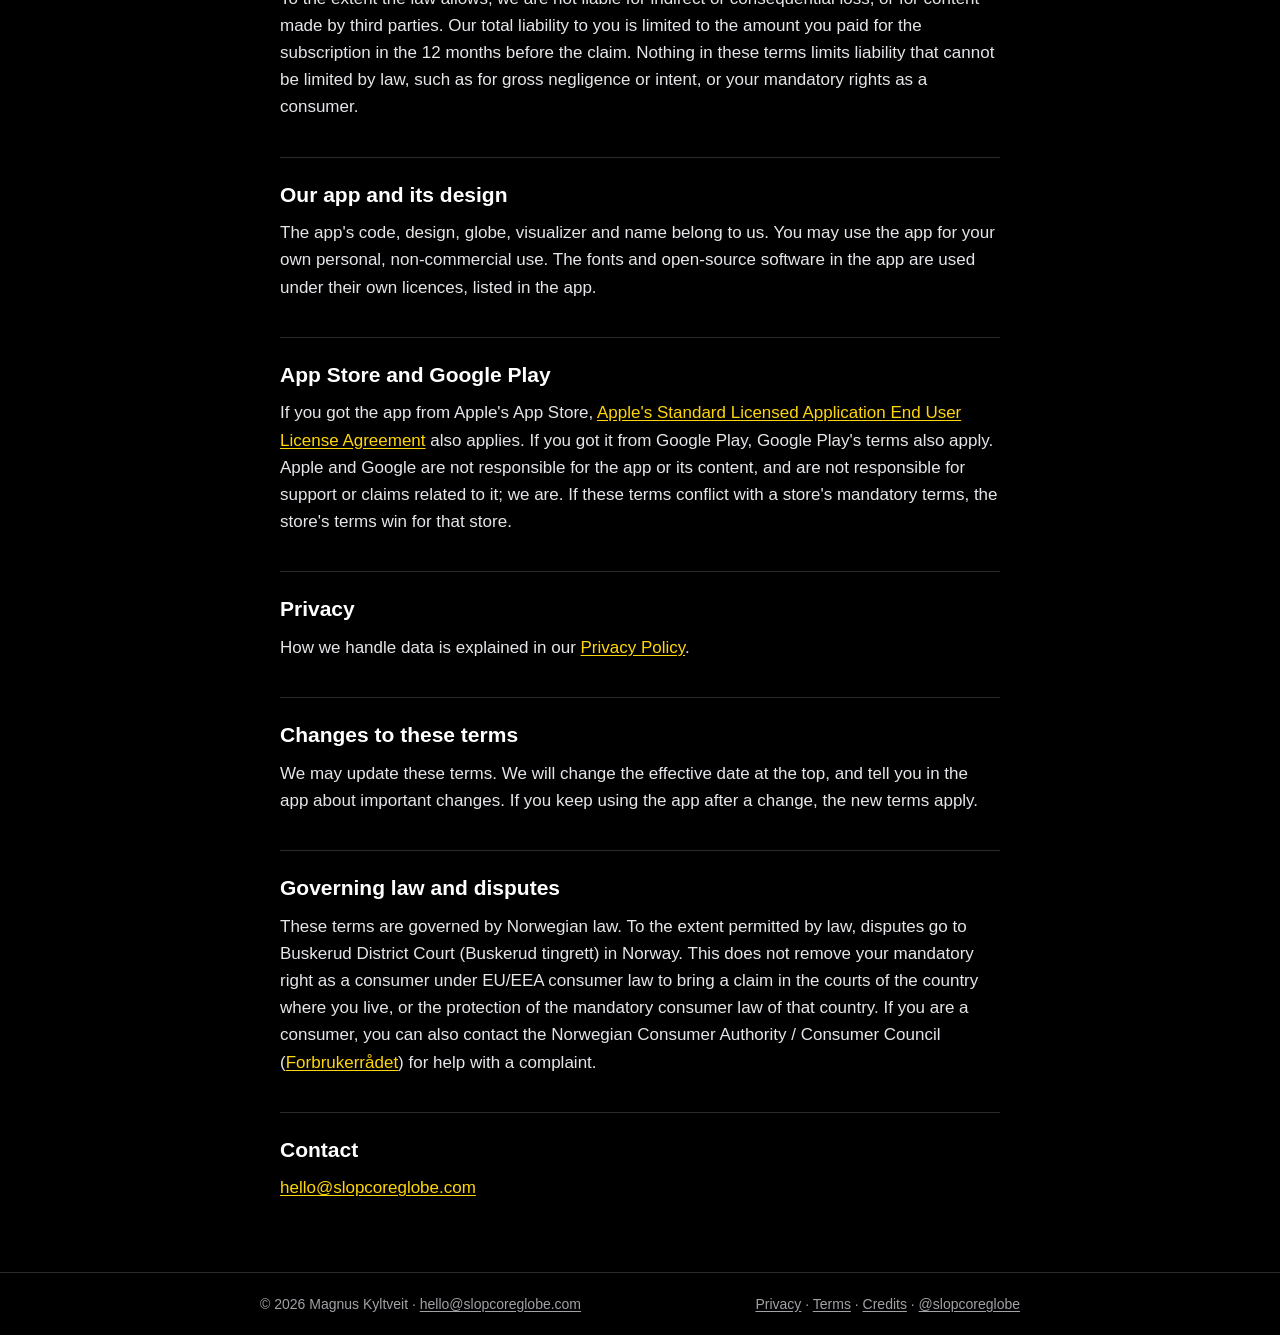
<file: terms/index.html>
<!DOCTYPE html>
<html lang="en">
<head>
<meta charset="utf-8">
<meta name="viewport" content="width=device-width, initial-scale=1">
<title>Terms of Use – Slopcore Globe</title>
<meta name="description" content="Terms of Use for the Slopcore Globe app, including the Personal Playlists subscription.">
<link rel="canonical" href="https://slopcoreglobe.com/terms/">
<meta name="theme-color" content="#000000">
<meta name="color-scheme" content="dark">
<link rel="icon" href="/favicon.ico" sizes="any">
<link rel="icon" type="image/png" sizes="32x32" href="/favicon-32.png">
<link rel="apple-touch-icon" href="/apple-touch-icon.png">
<link rel="stylesheet" href="/site.css">
</head>
<body>
<header class="site-header"><div class="wrap"><a class="brand" href="/" aria-label="Slopcore Globe home"><img src="/apple-touch-icon.png" alt="" width="34" height="34"><span>Slopcore Globe</span></a><nav class="site-nav" aria-label="Main"><a href="/">Home</a><a href="/privacy/">Privacy</a><a href="/terms/" aria-current="page">Terms</a></nav></div></header>
<main class="wrap prose">
<h1>Slopcore Globe Terms of Use</h1>
<p class="meta"><strong>Effective date: 26 October 2026</strong></p>
<p class="lead">These terms apply when you use the Slopcore Globe app and this website. By using the app you agree to them. If you don't agree, please don't use the app.</p>

<h2>Who we are</h2>
<p>Slopcore Globe is made by <strong>Magnus Kyltveit</strong>, an independent developer in Norway. The Android app on Google Play is published by Kyltveit ENK (org. no. 938613125), Magnus Kyltveit's sole proprietorship. "We", "us" and "our" mean Magnus Kyltveit. Contact: <a href="mailto:hello@slopcoreglobe.com">hello@slopcoreglobe.com</a>.</p>

<h2>What Slopcore Globe is</h2>
<p>Slopcore Globe is a music player that plays AI-generated music videos that creators have posted publicly on X. Browsing the Library, opening posts, the Slopcore Globe player and "View on X" are free and need no login. The optional Personal Playlists subscription (below) unlocks the app's own playlist features.</p>

<h2 id="age">Age</h2>
<p>Slopcore Globe is for people aged <strong>13 and up</strong>. This matches the age of digital consent in Norway and X's minimum age. If you are under 13, please don't use the app.</p>

<h2 id="x">Content from X, and no affiliation with X</h2>
<ul>
<li>All posts, videos, music, images, names and @handles shown in the app <strong>belong to their creators</strong> and are shown under <a rel="noopener" href="https://x.com/en/tos">X's Terms of Service</a> and X's developer rules, with credit to the creator and a link to the original post. We do not claim ownership of them and we don't sell access to them.</li>
<li>If a creator deletes a post or makes it private on X, we remove it from the app.</li>
<li>Slopcore Globe is an independent app. It is <strong>not made, endorsed, sponsored or operated by X Corp.</strong> X and the X logo are trademarks of X Corp. When you open X's app or website from Slopcore Globe, X's own terms apply.</li>
<li>We choose and review the posts in the Library, but we don't make them and can't guarantee what they contain. Posts are AI-generated content from third parties and may include material you find offensive.</li>
</ul>

<h2 id="subscription">Personal Playlists subscription</h2>
<ul>
<li><strong>What you get:</strong> turning posts ON and OFF to build your own playlist, putting it in your own order, renaming it, and playing it in the landscape player. The subscription pays only for these app features. It never charges for access to X posts or X content, which stay free to watch for everyone.</li>
<li><strong>Price:</strong> US$1.99 per month or US$14.99 per year, or the equivalent price shown in the App Store or Google Play for your country, including any taxes. The price shown in the store before you confirm is the one that applies.</li>
<li><strong>Free trial:</strong> eligible new subscribers get a 3-day free trial. Unless you cancel at least 24 hours before the trial ends, the subscription starts and you are charged at the end of the trial.</li>
<li><strong>Automatic renewal:</strong> the subscription renews automatically for the same period at the then-current price unless you cancel at least 24 hours before the end of the current period. Payment is charged to your Apple ID or Google account.</li>
<li><strong>Manage or cancel</strong> at any time in your App Store account settings (Settings › your name › Subscriptions) or in Google Play (Payments &amp; subscriptions › Subscriptions), or from Settings › Personal Player in the app. Cancelling stops the next renewal; you keep access until the end of the period you paid for. Deleting the app does not cancel the subscription.</li>
<li><strong>Refunds</strong> are handled by Apple or Google under their own refund policies. We can't issue refunds ourselves.</li>
<li><strong>If the subscription ends</strong>, the app goes back to the free Slopcore Globe player. The posts you had turned ON stay saved, and come back if you subscribe again.</li>
<li>We may change the price or the features in the future. Price changes are handled through Apple or Google, who tell you in advance as their rules require.</li>
</ul>
<p>Your statutory rights as a consumer, including under the Norwegian Consumer Purchases Act and Cancellation Act, are not affected by these terms.</p>

<h2 id="use">Acceptable use</h2>
<p>When you use Slopcore Globe, you agree not to:</p>
<ul>
<li>suggest posts you know are illegal, infringe someone's rights, or contain sexual content involving minors, hate, harassment or graphic violence;</li>
<li>send false or abusive reports, or spam suggestions or reports;</li>
<li>copy, download, scrape or redistribute videos or other content from the app, or try to get around its limits;</li>
<li>reverse engineer, overload, attack or interfere with the app or our server;</li>
<li>use the app in a way that breaks the law or X's rules.</li>
</ul>
<p>We may limit or block access for installs that break these rules.</p>

<h2 id="report">Suggesting, reporting and blocking</h2>
<ul>
<li><strong>Suggest a post:</strong> you can suggest a public X post by its link. We review every suggestion and decide whether it appears in the Library. A suggestion doesn't give you or us any rights in the post.</li>
<li><strong>Report to Slopcore Globe:</strong> use ⋯ › Report on any post. The post is hidden for you right away and we review the report and can remove the post from the app. Reports go to us, not to X; to report a post to X, use X's own tools.</li>
<li><strong>Block @handle in Slopcore Globe:</strong> hides that creator's posts in Slopcore Globe on your phone. It does not affect X. You can undo it in Settings › Hidden &amp; blocked.</li>
</ul>

<h2 id="takedown">Takedown requests</h2>
<p>If you are a creator, or you hold rights in something shown in the app, and want it removed, email <a href="mailto:hello@slopcoreglobe.com?subject=Takedown%20request">hello@slopcoreglobe.com</a> with the link to the post, who you are, and why you want it removed. We will remove it from the app as quickly as we can, normally within a few days. You can also report copyright issues to X directly.</p>

<h2>The app is provided "as is"</h2>
<p>We work hard to make Slopcore Globe good, but it is provided <strong>"as is" and "as available"</strong>. We don't promise that it will always work, be error-free, or that any particular post will stay available, since posts depend on X and their creators. We may change, pause or stop the app or any feature.</p>
<p>To the extent the law allows, we are not liable for indirect or consequential loss, or for content made by third parties. Our total liability to you is limited to the amount you paid for the subscription in the 12 months before the claim. Nothing in these terms limits liability that cannot be limited by law, such as for gross negligence or intent, or your mandatory rights as a consumer.</p>

<h2>Our app and its design</h2>
<p>The app's code, design, globe, visualizer and name belong to us. You may use the app for your own personal, non-commercial use. The fonts and open-source software in the app are used under their own licences, listed in the app.</p>

<h2>App Store and Google Play</h2>
<p>If you got the app from Apple's App Store, <a rel="noopener" href="https://www.apple.com/legal/internet-services/itunes/dev/stdeula/">Apple's Standard Licensed Application End User License Agreement</a> also applies. If you got it from Google Play, Google Play's terms also apply. Apple and Google are not responsible for the app or its content, and are not responsible for support or claims related to it; we are. If these terms conflict with a store's mandatory terms, the store's terms win for that store.</p>

<h2>Privacy</h2>
<p>How we handle data is explained in our <a href="/privacy/">Privacy Policy</a>.</p>

<h2>Changes to these terms</h2>
<p>We may update these terms. We will change the effective date at the top, and tell you in the app about important changes. If you keep using the app after a change, the new terms apply.</p>

<h2>Governing law and disputes</h2>
<p>These terms are governed by Norwegian law. To the extent permitted by law, disputes go to Buskerud District Court (Buskerud tingrett) in Norway. This does not remove your mandatory right as a consumer under EU/EEA consumer law to bring a claim in the courts of the country where you live, or the protection of the mandatory consumer law of that country. If you are a consumer, you can also contact the Norwegian Consumer Authority / Consumer Council (<a rel="noopener" href="https://www.forbrukerradet.no/">Forbrukerrådet</a>) for help with a complaint.</p>

<h2>Contact</h2>
<p><a href="mailto:hello@slopcoreglobe.com">hello@slopcoreglobe.com</a></p>
</main>
<footer class="site-footer"><div class="wrap"><span>© 2026 Magnus Kyltveit · <a href="mailto:hello@slopcoreglobe.com">hello@slopcoreglobe.com</a></span><span><a href="/privacy/">Privacy</a> · <a href="/terms/">Terms</a> · <a href="/credits/">Credits</a> · <a rel="noopener" href="https://x.com/slopcoreglobe">@slopcoreglobe</a></span></div></footer>
</body>
</html>
</file>
<file: site.css>
/* Slopcore Globe site styles. Self-contained: no web fonts, scripts or external assets. */
:root { --accent:#FFD60A; --bg:#000; --ink:#fff; --muted:#a1a1a6; --line:#2a2a2c; --card:#111113; }
* { box-sizing:border-box; }
html { -webkit-text-size-adjust:100%; background:var(--bg); }
body { margin:0; font-family:-apple-system,BlinkMacSystemFont,"Segoe UI",Roboto,Helvetica,Arial,sans-serif;
       color:var(--ink); background:var(--bg); line-height:1.6; font-size:17px;
       min-height:100vh; display:flex; flex-direction:column; }
.wrap { max-width:760px; margin:0 auto; }
a { color:var(--accent); text-underline-offset:2px; word-break:break-word; }
a:focus-visible { outline:3px solid var(--accent); outline-offset:2px; border-radius:3px; }
strong { color:#fff; }

.site-header { border-bottom:1px solid var(--line); padding:16px 20px; }
.site-header .wrap { display:flex; align-items:center; justify-content:space-between; gap:14px; }
.brand { display:inline-flex; align-items:center; gap:10px; color:#fff; text-decoration:none; }
.brand img { width:34px; height:34px; border-radius:9px; flex:none; }
.brand span { white-space:nowrap; font-weight:800; font-size:19px; letter-spacing:.3px; text-transform:uppercase; }
.site-nav { display:flex; gap:16px; }
.site-nav a { white-space:nowrap; color:var(--muted); font-size:15px; font-weight:600; text-decoration:none; }
.site-nav a:hover, .site-nav a[aria-current] { color:var(--accent); }

main { padding:32px 20px 56px; flex:1 0 auto; width:100%; }

/* Home */
.hero { text-align:center; padding:28px 0 8px; }
.hero img { width:140px; height:140px; border-radius:32px; box-shadow:0 0 0 1px var(--line), 0 8px 40px rgba(255,214,10,.22); }
.hero h1 { font-size:42px; line-height:1.1; margin:24px 0 12px; letter-spacing:.5px; text-transform:uppercase; font-weight:800; }
.tagline { font-size:20px; color:#e5e5ea; margin:0 auto 20px; max-width:30em; }
.pill { display:inline-block; background:var(--accent); color:#000; font-size:14px; font-weight:700;
        padding:5px 14px; border-radius:999px; }
.points { list-style:none; padding:0; margin:40px 0 0; display:grid; gap:12px; }
.points li { background:var(--card); border:1px solid var(--line); border-radius:14px; padding:16px 18px; }
.points strong { display:block; font-size:17px; margin-bottom:2px; }
.points p { margin:0; color:var(--muted); font-size:16px; }
.cta { text-align:center; margin-top:28px; }
.button { display:inline-block; border:1px solid var(--accent); color:var(--accent); text-decoration:none;
          font-weight:700; padding:10px 18px; border-radius:999px; }
.button:hover { background:var(--accent); color:#000; }
.contact { margin-top:40px; padding-top:24px; border-top:1px solid var(--line); color:var(--muted); }
.contact h2 { font-size:20px; margin:0 0 8px; color:#fff; }

/* Long-form text */
.prose { color:#e5e5ea; }
.prose h1 { font-size:32px; line-height:1.2; margin:0 0 8px; color:#fff; }
.prose h2 { font-size:21px; margin:36px 0 8px; padding-top:20px; border-top:1px solid var(--line); color:#fff; }
.prose h3 { font-size:17px; margin:20px 0 6px; color:#fff; }
.prose p, .prose ul { margin:0 0 14px; }
.prose ul { padding-left:22px; }
.prose li { margin:4px 0; }
.prose li::marker { color:var(--accent); }
.prose .lead { font-size:18px; background:var(--card); border:1px solid var(--line); border-left:4px solid var(--accent);
               border-radius:10px; padding:14px 16px; }
.prose .meta { color:var(--muted); }
.prose table { border-collapse:collapse; width:100%; margin:0 0 16px; font-size:15px; }
.prose th, .prose td { text-align:left; vertical-align:top; border:1px solid var(--line); padding:8px 10px; }
.prose th { background:var(--card); color:#fff; }

.notfound { text-align:center; padding:48px 0; }
.notfound h1 { font-size:32px; margin:0 0 8px; }

.site-footer { border-top:1px solid var(--line); color:var(--muted); font-size:14px; padding:20px; }
.site-footer .wrap { display:flex; flex-wrap:wrap; gap:6px 16px; justify-content:space-between; }
.site-footer a { color:var(--muted); }
.site-footer a:hover { color:var(--accent); }

@media (max-width:520px) {
  body { font-size:16px; }
  .hero h1 { font-size:34px; }
  .tagline { font-size:18px; }
  .prose h1 { font-size:27px; }
  .site-header { padding:14px 16px; }
  .brand span { font-size:16px; }
  .brand img { width:30px; height:30px; }
  .site-nav { gap:12px; }
  .site-nav a { font-size:14px; }
  /* Tables become stacked cards on phones */
  .prose table, .prose tbody, .prose tr, .prose td { display:block; width:100%; }
  .prose tr:first-child { display:none; }
  .prose tr { background:var(--card); border:1px solid var(--line); border-radius:12px; padding:10px 14px; margin:0 0 10px; }
  .prose td { border:0; padding:4px 0; }
  .prose td:nth-child(2)::before { content:"Why: "; color:var(--accent); font-weight:700; }
  .prose td:nth-child(3)::before { content:"Kept: "; color:var(--accent); font-weight:700; }
}
</file>
